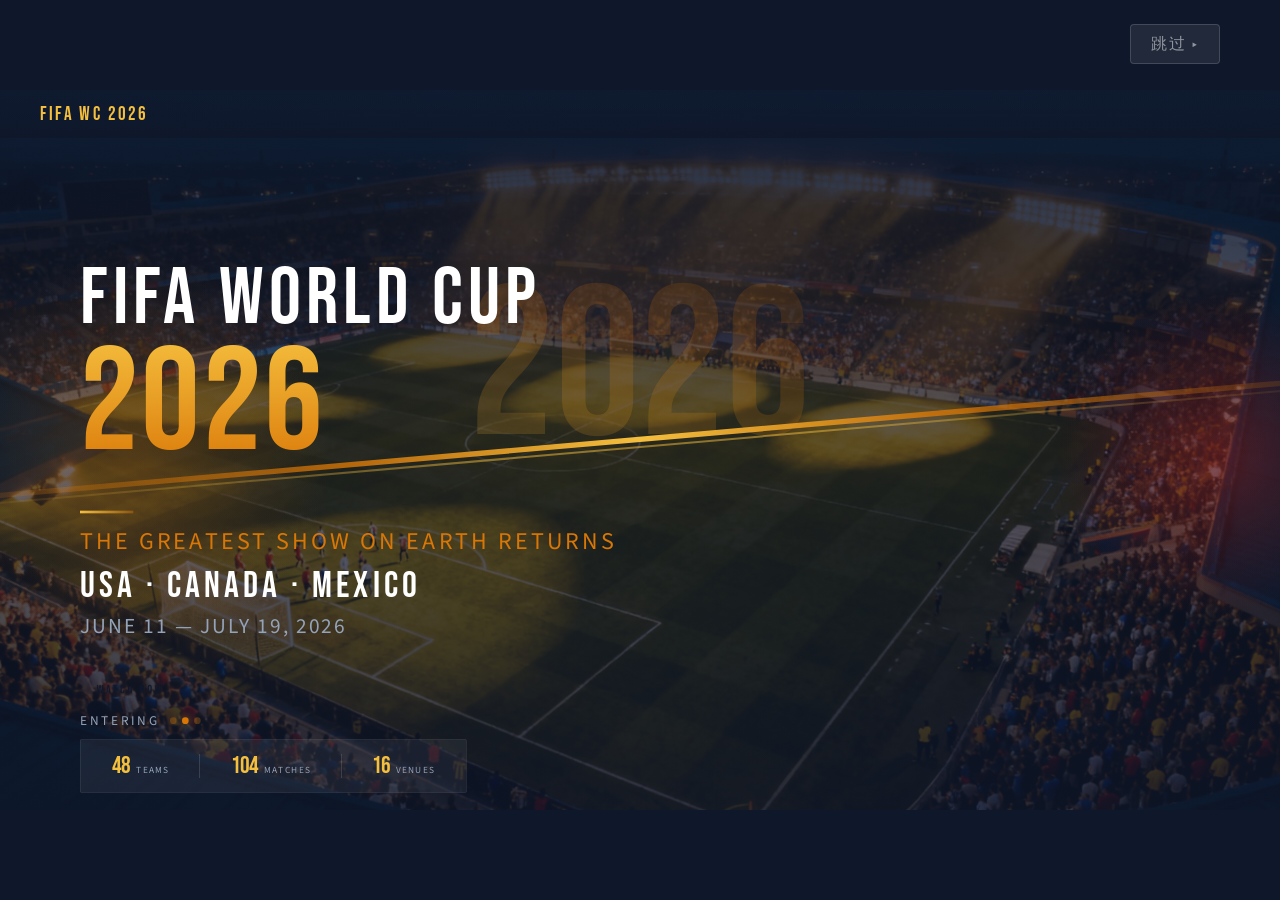
<file: index.html>
<!DOCTYPE html>
<html lang="zh-CN">
<head>
  <meta charset="UTF-8">
  <meta name="viewport" content="width=device-width, initial-scale=1.0">
  <title>FIFA World Cup 2026</title>
  <link rel="preconnect" href="https://fonts.googleapis.com">
  <link rel="preconnect" href="https://fonts.gstatic.com" crossorigin>
  <link href="https://fonts.googleapis.com/css2?family=Bebas+Neue&family=Source+Sans+3:wght@400;600&display=swap" rel="stylesheet">
  <style>
    :root {
      --navy: #0F172A;
      --gold-light: #F5BF3E;
      --gold: #D97706;
      --gold-dark: #A05103;
      --red: #C2261D;
      --gray: #94A3B8;
      --white: #FFFFFF;
    }

    * { margin: 0; padding: 0; box-sizing: border-box; }

    html, body {
      width: 100%; height: 100%;
      overflow: hidden;
      background: var(--navy);
      font-family: 'Source Sans 3', sans-serif;
    }

    /* ===== Stage & Scaling ===== */
    .stage {
      position: absolute;
      top: 0; left: 0;
      width: 1920px; height: 1080px;
      transform-origin: top left;
      overflow: hidden;
    }

    .hero {
      position: relative;
      width: 1920px; height: 1080px;
      background: var(--navy);
      overflow: hidden;
    }

    /* ===== Background Image ===== */
    .hero-bg {
      position: absolute; inset: 0;
      width: 1920px; height: 1080px;
    }
    .hero-bg img {
      width: 100%; height: 100%;
      object-fit: cover;
      display: block;
    }

    /* ===== Gradient Overlay ===== */
    .gradient-overlay {
      position: absolute; inset: 0;
      width: 1920px; height: 1080px;
      background: linear-gradient(to bottom,
        rgba(15,23,42,0.92) 0%,
        rgba(15,23,42,0.65) 50%,
        rgba(15,23,42,0.85) 100%
      );
      z-index: 1;
    }

    /* ===== Ambient Glows ===== */
    .glow-left {
      position: absolute;
      left: -100px; top: 240px;
      width: 600px; height: 600px;
      background: radial-gradient(circle, rgba(217,119,6,0.25) 0%, rgba(217,119,6,0) 70%);
      z-index: 1; pointer-events: none;
    }
    .glow-right {
      position: absolute;
      right: -160px; top: 300px;
      width: 500px; height: 500px;
      background: radial-gradient(circle, rgba(194,38,29,0.35) 0%, rgba(194,38,29,0) 70%);
      z-index: 1; pointer-events: none;
    }

    /* ===== Diagonal Accent Bands ===== */
    .band-primary {
      position: absolute;
      left: -140px; top: 520px;
      width: 2200px; height: 8px;
      background: linear-gradient(to right,
        rgba(217,119,6,0) 0%,
        rgba(217,119,6,0.8) 30%,
        rgba(245,191,62,1) 50%,
        rgba(217,119,6,0.8) 70%,
        rgba(217,119,6,0) 100%
      );
      transform: rotate(-5deg);
      z-index: 2; pointer-events: none;
    }
    .band-secondary {
      position: absolute;
      left: -140px; top: 534px;
      width: 2200px; height: 3px;
      background: linear-gradient(to right,
        rgba(217,119,6,0) 0%,
        rgba(245,191,62,0.5) 40%,
        rgba(245,191,62,0.5) 60%,
        rgba(217,119,6,0) 100%
      );
      transform: rotate(-5deg);
      z-index: 2; pointer-events: none;
    }

    /* ===== Watermark Year ===== */
    .watermark-year {
      position: absolute;
      left: 50%; top: 260px;
      transform: translateX(-50%);
      font-family: 'Bebas Neue', sans-serif;
      font-size: 320px; font-weight: 400;
      text-align: center; line-height: 1;
      background: linear-gradient(17deg, var(--gold-light) 0%, var(--gold) 60%, var(--gold-dark) 100%);
      -webkit-background-clip: text; background-clip: text;
      -webkit-text-fill-color: transparent;
      opacity: 0.18;
      z-index: 1; pointer-events: none; user-select: none;
    }

    /* ===== Main Content ===== */
    .content {
      position: absolute;
      left: 120px; top: 0;
      width: 1680px; height: 1080px;
      z-index: 5;
      display: flex; flex-direction: column; justify-content: center;
    }
    .main-title {
      font-family: 'Bebas Neue', sans-serif;
      font-size: 120px; font-weight: 400;
      color: var(--white);
      letter-spacing: 8px; line-height: 1;
      margin-bottom: -10px;
    }
    .year-bold {
      font-family: 'Bebas Neue', sans-serif;
      font-size: 220px; font-weight: 400;
      letter-spacing: 4px; line-height: 1;
      background: linear-gradient(to bottom, var(--gold-light) 0%, var(--gold) 100%);
      -webkit-background-clip: text; background-clip: text;
      -webkit-text-fill-color: transparent;
    }
    .accent-line {
      width: 80px; height: 4px;
      background: linear-gradient(to right, var(--gold-light) 0%, rgba(217,119,6,0.4) 100%);
      margin: 48px 0 16px 0;
    }
    .tagline {
      font-family: 'Source Sans 3', sans-serif;
      font-size: 36px; color: var(--gold);
      letter-spacing: 5px; font-weight: 400;
    }
    .host-info {
      font-family: 'Bebas Neue', sans-serif;
      font-size: 56px; color: var(--white);
      letter-spacing: 6px; margin-top: 8px;
    }
    .date-info {
      font-family: 'Source Sans 3', sans-serif;
      font-size: 32px; color: var(--gray);
      letter-spacing: 3px; margin-top: 4px;
    }

    /* ===== Loading / Countdown ===== */
    .countdown-overlay {
      position: absolute;
      left: 120px; bottom: 120px;
      z-index: 10;
      display: flex; align-items: center; gap: 16px;
    }
    .countdown-label {
      font-family: 'Source Sans 3', sans-serif;
      font-size: 20px; color: var(--gray);
      letter-spacing: 4px;
      animation: pulse-text 1s ease-in-out infinite;
    }
    @keyframes pulse-text {
      0%, 100% { opacity: 0.5; }
      50% { opacity: 1; }
    }
    .countdown-dots {
      display: flex; gap: 8px;
    }
    .countdown-dot {
      width: 10px; height: 10px;
      border-radius: 50%;
      background: var(--gold);
      opacity: 0.3;
      transition: opacity 0.3s ease;
    }
    .countdown-dot.active {
      opacity: 1;
      box-shadow: 0 0 12px rgba(245,191,62,0.6);
    }

    /* ===== Page Transition ===== */
    .fade-out {
      animation: fadeOut 0.8s ease forwards;
    }
    @keyframes fadeOut {
      0% { opacity: 1; transform: scale(1); }
      100% { opacity: 0; transform: scale(1.03); }
    }

    /* ===== Entry animation ===== */
    .hero {
      animation: fadeIn 0.6s ease;
    }
    @keyframes fadeIn {
      0% { opacity: 0; }
      100% { opacity: 1; }
    }

    /* ===== Nav Bar (simplified for splash) ===== */
    .nav-bar {
      position: absolute;
      top: 0; left: 0;
      width: 1920px; height: 72px;
      background: linear-gradient(to top, rgba(15,23,42,0.9) 0%, rgba(15,23,42,0) 100%);
      z-index: 10;
      display: flex; align-items: center;
      padding: 0 60px;
    }
    .nav-logo {
      font-family: 'Bebas Neue', sans-serif;
      font-size: 28px; color: var(--gold-light);
      letter-spacing: 4px;
    }

    .stats-strip {
      position: absolute;
      left: 120px; bottom: 26px;
      width: 580px; height: 80px;
      background: rgba(255,255,255,0.06);
      border: 1px solid rgba(255,255,255,0.1);
      border-radius: 2px;
      display: flex; align-items: center; justify-content: space-around;
      z-index: 5; padding: 0 24px;
    }
    .stat-item { display: flex; align-items: baseline; gap: 8px; }
    .stat-num { font-family: 'Bebas Neue', sans-serif; font-size: 36px; color: var(--gold-light); line-height: 1; }
    .stat-label { font-family: 'Source Sans 3', sans-serif; font-size: 14px; color: var(--gray); letter-spacing: 2px; }
    .stat-divider { width: 1px; height: 36px; background: rgba(255,255,255,0.2); }

    /* ===== Skip Button ===== */
    .skip-btn {
      position: absolute;
      right: 60px; top: 24px;
      z-index: 20;
      font-family: 'Source Sans 3', sans-serif;
      font-size: 16px; color: rgba(255,255,255,0.5);
      background: rgba(255,255,255,0.08);
      border: 1px solid rgba(255,255,255,0.15);
      border-radius: 4px;
      padding: 8px 20px;
      cursor: pointer;
      letter-spacing: 2px;
      transition: all 0.3s ease;
    }
    .skip-btn:hover {
      color: var(--white);
      background: rgba(255,255,255,0.15);
      border-color: rgba(255,255,255,0.3);
    }
  </style>
</head>
<body>

  <button class="skip-btn" onclick="goNow()">跳过 ▸</button>

  <div class="stage" id="stage">
    <div class="hero" id="hero">

      <!-- Background Image -->
      <div class="hero-bg">
        <img src="assets/2_2.png" alt="Stadium atmosphere">
      </div>

      <!-- Gradient Overlay -->
      <div class="gradient-overlay"></div>

      <!-- Ambient Glows -->
      <div class="glow-left"></div>
      <div class="glow-right"></div>

      <!-- Diagonal Accent Bands -->
      <div class="band-primary"></div>
      <div class="band-secondary"></div>

      <!-- Watermark Year -->
      <div class="watermark-year">2026</div>

      <!-- Nav Bar -->
      <nav class="nav-bar">
        <div class="nav-logo">FIFA WC 2026</div>
      </nav>

      <!-- Main Content -->
      <div class="content">
        <h1 class="main-title">FIFA WORLD CUP</h1>
        <div class="year-bold">2026</div>
        <div class="accent-line"></div>
        <p class="tagline">THE GREATEST SHOW ON EARTH RETURNS</p>
        <p class="host-info">USA · CANADA · MEXICO</p>
        <p class="date-info">JUNE 11 — JULY 19, 2026</p>
      </div>

      <!-- Countdown -->
      <div class="countdown-overlay">
        <span class="countdown-label">ENTERING</span>
        <div class="countdown-dots" id="countdownDots">
          <div class="countdown-dot"></div>
          <div class="countdown-dot"></div>
          <div class="countdown-dot"></div>
        </div>
      </div>

      <!-- Stats Strip -->
      <div class="stats-strip">
        <div class="stat-item">
          <span class="stat-num">48</span>
          <span class="stat-label">TEAMS</span>
        </div>
        <div class="stat-divider"></div>
        <div class="stat-item">
          <span class="stat-num">104</span>
          <span class="stat-label">MATCHES</span>
        </div>
        <div class="stat-divider"></div>
        <div class="stat-item">
          <span class="stat-num">16</span>
          <span class="stat-label">VENUES</span>
        </div>
      </div>

    </div>
  </div>

  <script>
    (function() {
      // --- Stage Scaling ---
      const stage = document.getElementById('stage');
      const DESIGN_W = 1920;
      const DESIGN_H = 1080;

      function resize() {
        const winW = window.innerWidth;
        const winH = window.innerHeight;
        const scale = Math.min(winW / DESIGN_W, winH / DESIGN_H);
        const offsetX = (winW - DESIGN_W * scale) / 2;
        const offsetY = (winH - DESIGN_H * scale) / 2;
        stage.style.transform = `translate(${offsetX}px, ${offsetY}px) scale(${scale})`;
      }
      resize();
      window.addEventListener('resize', resize);

      // --- Countdown ---
      const dots = document.querySelectorAll('.countdown-dot');
      const hero = document.getElementById('hero');
      let count = 0;
      const totalSeconds = 3;
      const intervalMs = (totalSeconds * 1000) / totalSeconds;

      function lightUpDot(index) {
        dots.forEach((d, i) => d.classList.toggle('active', i === index));
      }

      lightUpDot(0);

      const ticker = setInterval(() => {
        count++;
        if (count < totalSeconds) {
          lightUpDot(count);
        } else {
          clearInterval(ticker);
          // All dots lit — time to go
          goNow();
        }
      }, intervalMs);

      // --- Go → cover.html ---
      window.goNow = function() {
        clearInterval(ticker);
        hero.classList.add('fade-out');
        setTimeout(() => {
          window.location.href = 'cover.html';
        }, 800);
      };
    })();
  </script>
</body>
</html>
</file>
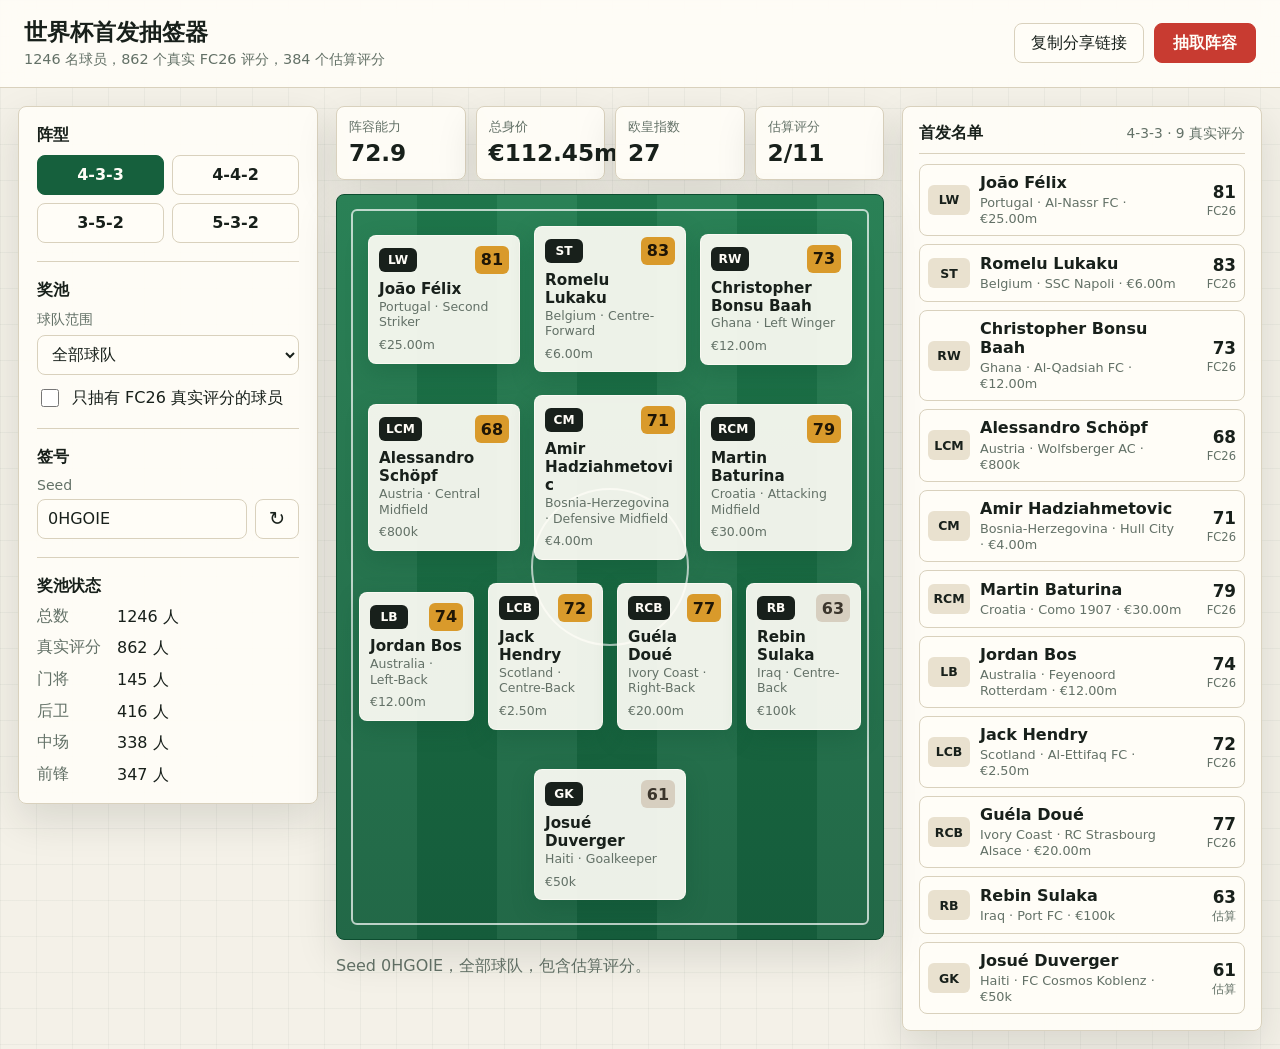
<file: app.html>
<!doctype html>
<html lang="zh-CN">
  <head>
    <meta charset="utf-8" />
    <meta name="viewport" content="width=device-width, initial-scale=1" />
    <title>世界杯首发抽签器</title>
    <link rel="stylesheet" href="./styles.css" />
  </head>
  <body>
    <header class="topbar">
      <div>
        <h1>世界杯首发抽签器</h1>
        <p id="dataSummary">正在载入球员数据</p>
      </div>
      <div class="top-actions">
        <button class="ghost-button" id="copyButton" type="button">复制分享链接</button>
        <button class="primary-button" id="drawButton" type="button">抽取阵容</button>
      </div>
    </header>

    <main class="app-shell">
      <aside class="control-panel" aria-label="抽签设置">
        <section>
          <h2>阵型</h2>
          <div class="segmented-control" id="formationButtons" role="group" aria-label="阵型"></div>
        </section>

        <section>
          <h2>奖池</h2>
          <label class="field-label" for="teamSelect">球队范围</label>
          <select id="teamSelect"></select>
          <label class="toggle-row">
            <input id="realRatingsOnly" type="checkbox" />
            <span>只抽有 FC26 真实评分的球员</span>
          </label>
        </section>

        <section>
          <h2>签号</h2>
          <label class="field-label" for="seedInput">Seed</label>
          <div class="seed-row">
            <input id="seedInput" autocomplete="off" spellcheck="false" />
            <button class="icon-button" id="seedButton" type="button" title="生成新签号" aria-label="生成新签号">↻</button>
          </div>
        </section>

        <section>
          <h2>奖池状态</h2>
          <dl class="rules-list" id="poolStats"></dl>
        </section>
      </aside>

      <section class="pitch-stage" aria-label="首发阵容">
        <div class="score-strip" aria-live="polite">
          <div>
            <span class="stat-label">阵容能力</span>
            <strong id="averageOverall">--</strong>
          </div>
          <div>
            <span class="stat-label">总身价</span>
            <strong id="totalValue">--</strong>
          </div>
          <div>
            <span class="stat-label">欧皇指数</span>
            <strong id="luckScore">--</strong>
          </div>
          <div>
            <span class="stat-label">估算评分</span>
            <strong id="estimatedCount">--</strong>
          </div>
        </div>

        <div class="pitch" id="pitch"></div>
        <p class="status-line" id="statusLine"></p>
      </section>

      <aside class="lineup-panel" aria-label="阵容明细">
        <div class="panel-header">
          <h2>首发名单</h2>
          <span id="lineupMeta">--</span>
        </div>
        <ol class="lineup-list" id="lineupList"></ol>
      </aside>
    </main>

    <script src="./data/players.js"></script>
    <script src="./app.js"></script>
  </body>
</html>
</file>
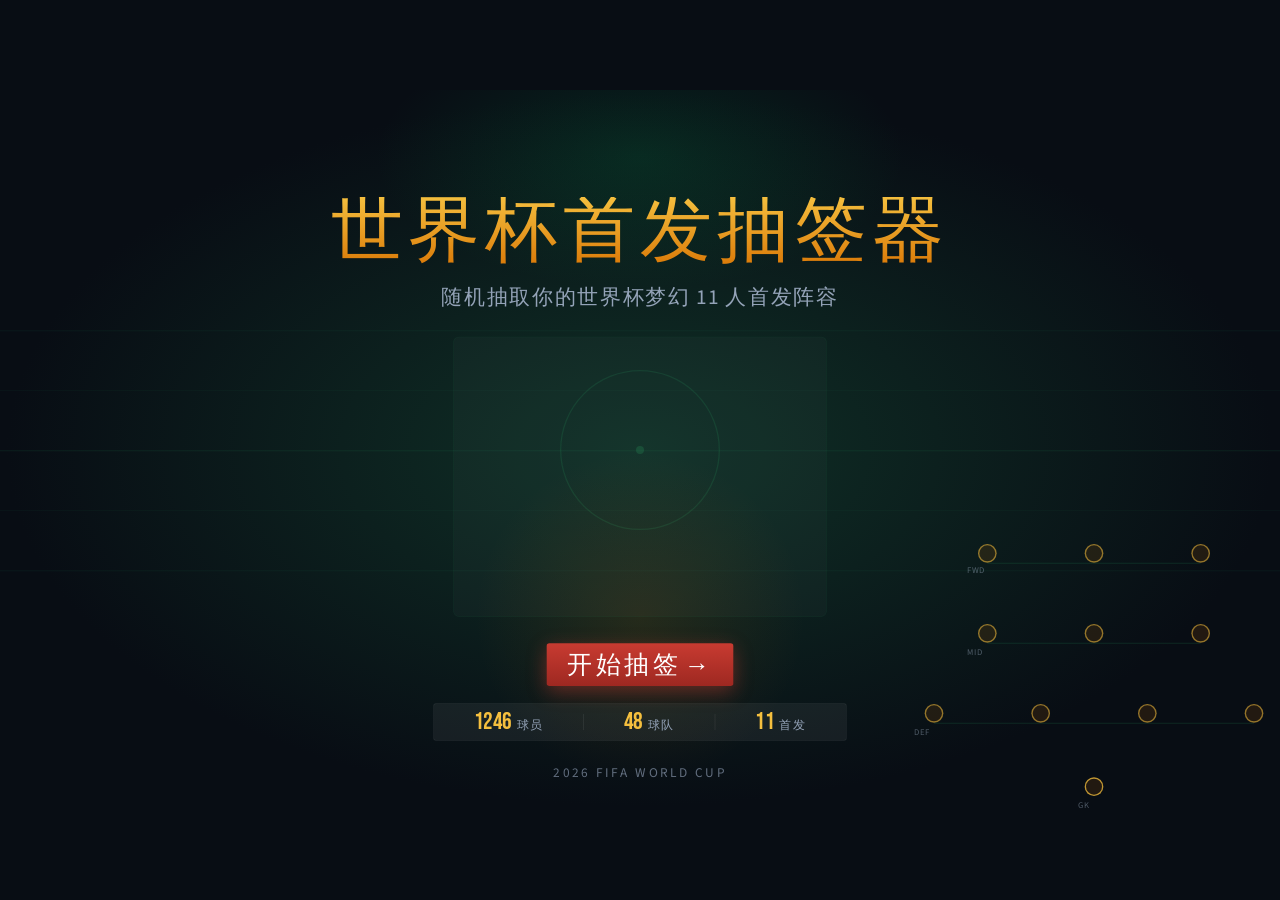
<file: cover.html>
<!DOCTYPE html>
<html lang="zh-CN">
<head>
  <meta charset="UTF-8">
  <meta name="viewport" content="width=device-width, initial-scale=1.0">
  <title>世界杯首发抽签器 · 2026 FIFA WORLD CUP</title>
  <link rel="preconnect" href="https://fonts.googleapis.com">
  <link rel="preconnect" href="https://fonts.gstatic.com" crossorigin>
  <link href="https://fonts.googleapis.com/css2?family=Bebas+Neue&family=Source+Sans+3:wght@400;600&display=swap" rel="stylesheet">
  <style>
    :root {
      --bg-deep: #080D14;
      --pitch-green: #1f7a4d;
      --pitch-line: rgba(31, 122, 77, 0.3);
      --gold-light: #F5BF3E;
      --gold: #D97706;
      --red: #C83B31;
      --red-dark: #9E2821;
      --gray: #94A3B8;
      --gray-dark: #616D7E;
      --white-06: rgba(255,255,255,0.06);
    }

    * { margin: 0; padding: 0; box-sizing: border-box; }

    html, body {
      width: 100%;
      height: 100%;
      overflow: hidden;
      background: var(--bg-deep);
      font-family: 'Source Sans 3', 'PingFang SC', 'Microsoft YaHei', sans-serif;
    }

    .stage {
      position: absolute;
      top: 0; left: 0;
      width: 1920px; height: 1080px;
      transform-origin: top left;
      overflow: hidden;
    }

    .cover {
      position: relative;
      width: 1920px; height: 1080px;
      background: var(--bg-deep);
      overflow: hidden;
    }

    /* ===== Pitch Background ===== */
    .pitch-bg {
      position: absolute; inset: 0;
      background: radial-gradient(
        ellipse at 50% 50%,
        rgba(31, 122, 77, 0.33) 0%,
        rgba(8, 13, 20, 0.95) 70%
      );
      z-index: 0;
    }

    /* Pitch stripes */
    .pitch-stripe { position: absolute; left: 0; width: 1920px; background: var(--pitch-line); z-index: 0; pointer-events: none; }
    .pitch-stripe:nth-child(2) { top: 360px; height: 2px; opacity: 0.25; }
    .pitch-stripe:nth-child(3) { top: 540px; height: 2px; opacity: 0.4; }
    .pitch-stripe:nth-child(4) { top: 720px; height: 2px; opacity: 0.25; }
    .pitch-stripe:nth-child(5) { top: 630px; height: 1px; opacity: 0.35; }
    .pitch-stripe:nth-child(6) { top: 450px; height: 1px; opacity: 0.35; }

    /* Center Circle */
    .center-circle {
      position: absolute;
      left: 840px; top: 420px;
      width: 240px; height: 240px;
      border: 2px solid rgba(31, 122, 77, 0.25);
      border-radius: 50%;
      z-index: 0; pointer-events: none;
    }
    .center-dot {
      position: absolute;
      left: 954px; top: 534px;
      width: 12px; height: 12px;
      background: rgba(31, 122, 77, 0.35);
      border-radius: 50%;
      z-index: 0; pointer-events: none;
    }

    /* Ambient Glows */
    .glow-green {
      position: absolute;
      left: 560px; top: -100px;
      width: 800px; height: 400px;
      background: radial-gradient(
        ellipse at center,
        rgba(5, 150, 80, 0.18) 0%,
        transparent 70%
      );
      z-index: 0; pointer-events: none;
    }
    .glow-gold {
      position: absolute;
      left: 710px; top: 540px;
      width: 500px; height: 500px;
      background: radial-gradient(
        ellipse at center,
        rgba(217, 119, 6, 0.12) 0%,
        transparent 70%
      );
      z-index: 0; pointer-events: none;
    }

    /* ===== Title ===== */
    .hero-title {
      position: absolute;
      left: 50%; top: 160px;
      transform: translateX(-50%);
      font-family: 'Bebas Neue', 'PingFang SC', 'Microsoft YaHei', sans-serif;
      font-size: 108px;
      font-weight: 400;
      letter-spacing: 8px;
      text-align: center;
      line-height: 1;
      background: linear-gradient(to bottom, var(--gold-light) 0%, var(--gold) 100%);
      -webkit-background-clip: text;
      background-clip: text;
      -webkit-text-fill-color: transparent;
      z-index: 2;
      white-space: nowrap;
    }

    .hero-subtitle {
      position: absolute;
      left: 50%; top: 288px;
      transform: translateX(-50%);
      font-size: 32px;
      color: var(--gray);
      letter-spacing: 2px;
      text-align: center;
      z-index: 2;
      white-space: nowrap;
    }

    /* ===== Formation Zone ===== */
    .formation-zone {
      position: absolute;
      left: 680px; top: 370px;
      width: 560px; height: 420px;
      border: 1px solid rgba(31, 122, 77, 0.12);
      border-radius: 8px;
      background: rgba(255,255,255,0.025);
      z-index: 2;
    }

    /* Connected lines */
    .form-line {
      position: absolute;
      height: 2px;
      background: rgba(31, 122, 77, 0.18);
      z-index: 2; pointer-events: none;
    }
    .form-line.def  { left: 720px; top: 578px; width: 480px; }
    .form-line.mid  { left: 800px; top: 458px; width: 320px; }
    .form-line.fwd  { left: 800px; top: 338px; width: 320px; }

    /* Player dots */
    .player-dot {
      position: absolute;
      width: 28px; height: 28px;
      border-radius: 50%;
      border: 2px solid rgba(245, 191, 62, 0.55);
      background: rgba(217, 119, 6, 0.12);
      z-index: 3; pointer-events: none;
      transition: all 0.3s ease;
    }
    .player-dot.gk  { left: 946px; top: 660px; border-color: rgba(245,191,62,0.75); }
    .player-dot.d1  { left: 706px; top: 550px; }
    .player-dot.d2  { left: 866px; top: 550px; }
    .player-dot.d3  { left: 1026px; top: 550px; }
    .player-dot.d4  { left: 1186px; top: 550px; }
    .player-dot.m1  { left: 786px; top: 430px; }
    .player-dot.m2  { left: 946px; top: 430px; }
    .player-dot.m3  { left: 1106px; top: 430px; }
    .player-dot.f1  { left: 786px; top: 310px; }
    .player-dot.f2  { left: 946px; top: 310px; }
    .player-dot.f3  { left: 1106px; top: 310px; }

    /* Position Labels */
    .pos-label {
      position: absolute;
      font-family: 'Source Sans 3', 'PingFang SC', 'Microsoft YaHei', sans-serif;
      font-size: 13px;
      color: rgba(148, 163, 184, 0.5);
      letter-spacing: 1px;
      text-transform: uppercase;
      z-index: 2; pointer-events: none;
    }
    .pos-label.gk  { left: 936px; top: 693px; }
    .pos-label.def { left: 690px; top: 583px; }
    .pos-label.mid { left: 770px; top: 463px; }
    .pos-label.fwd { left: 770px; top: 340px; }

    /* ===== CTA Button ===== */
    .cta-wrapper {
      position: absolute;
      left: 820px; top: 830px;
      z-index: 5;
    }
    .cta-button {
      display: flex;
      align-items: center;
      justify-content: center;
      width: 280px; height: 64px;
      background: linear-gradient(to bottom, var(--red) 0%, var(--red-dark) 100%);
      border: none;
      border-radius: 4px;
      box-shadow: 0 8px 28px rgba(200, 59, 49, 0.45);
      cursor: pointer;
      text-decoration: none;
      transition: all 0.3s ease;
      animation: pulse-shadow 2s ease-in-out infinite;
    }
    .cta-button:hover {
      transform: translateY(-2px);
      box-shadow: 0 12px 36px rgba(200, 59, 49, 0.6);
    }
    .cta-button span {
      font-family: 'Bebas Neue', 'PingFang SC', 'Microsoft YaHei', sans-serif;
      font-size: 38px;
      color: #fff;
      letter-spacing: 5px;
    }
    .cta-arrow {
      color: #fff;
      font-size: 24px;
      margin-left: 4px;
      margin-top: 4px;
    }

    @keyframes pulse-shadow {
      0%, 100% { box-shadow: 0 8px 28px rgba(200, 59, 49, 0.45); }
      50% { box-shadow: 0 8px 38px rgba(200, 59, 49, 0.65); }
    }

    /* ===== Stats Strip ===== */
    .stats-strip {
      position: absolute;
      left: 650px; top: 920px;
      width: 620px; height: 56px;
      background: var(--white-06);
      border: 1px solid rgba(255,255,255,0.06);
      border-radius: 4px;
      display: flex;
      align-items: center;
      justify-content: space-evenly;
      z-index: 3;
    }
    .stat-group {
      display: flex;
      align-items: baseline;
      gap: 8px;
    }
    .stat-num {
      font-family: 'Bebas Neue', sans-serif;
      font-size: 36px;
      color: var(--gold-light);
      line-height: 1;
    }
    .stat-label {
      font-size: 18px;
      color: var(--gray);
      letter-spacing: 2px;
    }
    .stat-divider {
      width: 1px; height: 24px;
      background: rgba(255,255,255,0.1);
    }

    /* ===== Footer ===== */
    .cover-footer {
      position: absolute;
      left: 50%; bottom: 42px;
      transform: translateX(-50%);
      font-size: 20px;
      color: var(--gray-dark);
      letter-spacing: 4px;
      text-align: center;
      z-index: 2;
    }

    /* ===== Scaling JS ===== */
  </style>
</head>
<body>
  <div class="stage" id="stage">
    <div class="cover">

      <!-- Background -->
      <div class="pitch-bg"></div>
      <div class="pitch-stripe"></div>
      <div class="pitch-stripe"></div>
      <div class="pitch-stripe"></div>
      <div class="pitch-stripe"></div>
      <div class="pitch-stripe"></div>
      <div class="center-circle"></div>
      <div class="center-dot"></div>
      <div class="glow-green"></div>
      <div class="glow-gold"></div>

      <!-- Title -->
      <h1 class="hero-title">世界杯首发抽签器</h1>
      <p class="hero-subtitle">随机抽取你的世界杯梦幻 11 人首发阵容</p>

      <!-- Formation Visualization -->
      <div class="formation-zone">
        <div class="form-line def"></div>
        <div class="form-line mid"></div>
        <div class="form-line fwd"></div>
        <div class="player-dot gk"></div>
        <div class="player-dot d1"></div>
        <div class="player-dot d2"></div>
        <div class="player-dot d3"></div>
        <div class="player-dot d4"></div>
        <div class="player-dot m1"></div>
        <div class="player-dot m2"></div>
        <div class="player-dot m3"></div>
        <div class="player-dot f1"></div>
        <div class="player-dot f2"></div>
        <div class="player-dot f3"></div>
        <span class="pos-label gk">GK</span>
        <span class="pos-label def">DEF</span>
        <span class="pos-label mid">MID</span>
        <span class="pos-label fwd">FWD</span>
      </div>

      <!-- CTA Button -->
      <div class="cta-wrapper">
        <a href="./app.html" class="cta-button">
          <span>开始抽签</span>
          <span class="cta-arrow">→</span>
        </a>
      </div>

      <!-- Stats Strip -->
      <div class="stats-strip">
        <div class="stat-group">
          <span class="stat-num">1246</span>
          <span class="stat-label">球员</span>
        </div>
        <div class="stat-divider"></div>
        <div class="stat-group">
          <span class="stat-num">48</span>
          <span class="stat-label">球队</span>
        </div>
        <div class="stat-divider"></div>
        <div class="stat-group">
          <span class="stat-num">11</span>
          <span class="stat-label">首发</span>
        </div>
      </div>

      <!-- Footer -->
      <div class="cover-footer">2026 FIFA WORLD CUP</div>

    </div>
  </div>

  <script>
    (function() {
      const stage = document.getElementById('stage');
      const DW = 1920, DH = 1080;

      function resize() {
        const ww = window.innerWidth, wh = window.innerHeight;
        const s = Math.min(ww / DW, wh / DH);
        const ox = (ww - DW * s) / 2, oy = (wh - DH * s) / 2;
        stage.style.transform = `translate(${ox}px, ${oy}px) scale(${s})`;
      }

      resize();
      window.addEventListener('resize', resize);
    })();
  </script>
</body>
</html>
</file>
<file: styles.css>
:root {
  color-scheme: light;
  --page: #f4f1e8;
  --ink: #18201b;
  --muted: #637167;
  --line: #d9d1bd;
  --panel: #fffdf7;
  --pitch: #1f7a4d;
  --pitch-dark: #16603d;
  --pitch-line: rgba(255, 255, 255, 0.7);
  --accent: #c83b31;
  --accent-dark: #9e2821;
  --gold: #d99a2b;
  --shadow: 0 16px 40px rgba(31, 42, 32, 0.13);
}

* {
  box-sizing: border-box;
}

html {
  min-height: 100%;
}

body {
  min-height: 100vh;
  margin: 0;
  overflow-x: hidden;
  font-family:
    "Inter",
    "Microsoft YaHei",
    "PingFang SC",
    system-ui,
    sans-serif;
  font-size: 16px;
  letter-spacing: 0;
  color: var(--ink);
  background:
    linear-gradient(90deg, rgba(24, 32, 27, 0.04) 1px, transparent 1px),
    linear-gradient(180deg, rgba(24, 32, 27, 0.04) 1px, transparent 1px),
    var(--page);
  background-size: 36px 36px;
}

button,
input,
select {
  font: inherit;
}

button {
  cursor: pointer;
}

.topbar {
  display: flex;
  align-items: center;
  justify-content: space-between;
  gap: 24px;
  max-width: 100vw;
  padding: 18px 24px;
  border-bottom: 1px solid var(--line);
  background: rgba(255, 253, 247, 0.88);
  backdrop-filter: blur(10px);
  position: sticky;
  top: 0;
  z-index: 10;
}

.topbar > div {
  min-width: 0;
}

.topbar h1 {
  margin: 0;
  font-size: 1.45rem;
  line-height: 1.2;
}

.topbar p {
  margin: 4px 0 0;
  color: var(--muted);
  font-size: 0.9rem;
}

.top-actions {
  display: flex;
  gap: 10px;
  flex-wrap: wrap;
  justify-content: flex-end;
}

.primary-button,
.ghost-button,
.icon-button,
.formation-button {
  min-height: 40px;
  border-radius: 8px;
  border: 1px solid transparent;
  transition:
    background 160ms ease,
    border-color 160ms ease,
    color 160ms ease,
    transform 160ms ease;
}

.primary-button {
  padding: 0 18px;
  color: #fffdf7;
  background: var(--accent);
  border-color: var(--accent);
  font-weight: 700;
}

.primary-button:hover {
  background: var(--accent-dark);
  border-color: var(--accent-dark);
}

.ghost-button {
  padding: 0 16px;
  color: var(--ink);
  background: #fffdf7;
  border-color: var(--line);
}

.ghost-button:hover,
.icon-button:hover,
.formation-button:hover {
  border-color: #b9ab8d;
}

.icon-button {
  width: 44px;
  flex: 0 0 44px;
  color: var(--ink);
  background: #fffdf7;
  border-color: var(--line);
  font-size: 1.2rem;
}

.app-shell {
  display: grid;
  grid-template-columns: minmax(250px, 300px) minmax(420px, 1fr) minmax(280px, 360px);
  gap: 18px;
  padding: 18px;
  align-items: start;
}

.control-panel,
.lineup-panel {
  min-width: 0;
  max-width: 100%;
  background: rgba(255, 253, 247, 0.94);
  border: 1px solid var(--line);
  border-radius: 8px;
  box-shadow: var(--shadow);
}

.control-panel {
  display: grid;
  gap: 18px;
  padding: 18px;
}

.control-panel section + section {
  border-top: 1px solid var(--line);
  padding-top: 18px;
}

.control-panel h2,
.lineup-panel h2 {
  margin: 0 0 10px;
  font-size: 1rem;
  line-height: 1.25;
}

.segmented-control {
  display: grid;
  grid-template-columns: repeat(2, minmax(0, 1fr));
  gap: 8px;
}

.formation-button {
  padding: 0 10px;
  color: var(--ink);
  background: #fffdf7;
  border-color: var(--line);
  font-weight: 700;
}

.formation-button.is-active {
  color: #fffdf7;
  background: var(--pitch-dark);
  border-color: var(--pitch-dark);
}

.field-label {
  display: block;
  margin-bottom: 6px;
  color: var(--muted);
  font-size: 0.88rem;
}

select,
input {
  width: 100%;
  min-height: 40px;
  border: 1px solid var(--line);
  border-radius: 8px;
  background: #fffdf7;
  color: var(--ink);
  padding: 0 10px;
}

select:focus,
input:focus,
button:focus-visible {
  outline: 3px solid rgba(200, 59, 49, 0.25);
  outline-offset: 2px;
}

.toggle-row {
  display: flex;
  align-items: flex-start;
  gap: 10px;
  margin-top: 12px;
  color: var(--ink);
  line-height: 1.35;
}

.toggle-row input {
  width: 18px;
  min-height: 18px;
  margin-top: 2px;
  accent-color: var(--accent);
}

.seed-row {
  display: grid;
  grid-template-columns: minmax(0, 1fr) 44px;
  gap: 8px;
}

.seed-row input {
  min-width: 0;
}

.hint {
  margin: 8px 0 0;
  color: var(--muted);
  font-size: 0.86rem;
  line-height: 1.5;
}

.rules-list {
  display: grid;
  gap: 10px;
  margin: 0;
}

.rules-list div {
  display: grid;
  grid-template-columns: 72px 1fr;
  gap: 8px;
}

.rules-list dt {
  color: var(--muted);
}

.rules-list dd {
  margin: 0;
  line-height: 1.35;
}

.pitch-stage {
  display: grid;
  gap: 14px;
  min-width: 0;
}

.score-strip {
  display: grid;
  grid-template-columns: repeat(4, minmax(0, 1fr));
  gap: 10px;
}

.score-strip > div {
  min-height: 74px;
  padding: 12px;
  border: 1px solid var(--line);
  border-radius: 8px;
  background: rgba(255, 253, 247, 0.94);
  box-shadow: var(--shadow);
}

.stat-label {
  display: block;
  color: var(--muted);
  font-size: 0.82rem;
  line-height: 1.2;
}

.score-strip strong {
  display: block;
  margin-top: 5px;
  font-size: 1.45rem;
  line-height: 1.1;
}

.pitch {
  position: relative;
  display: grid;
  grid-template-rows: repeat(4, minmax(120px, 1fr));
  gap: 14px;
  min-height: 700px;
  overflow: hidden;
  padding: 22px;
  border-radius: 8px;
  border: 1px solid #0d4d30;
  background:
    linear-gradient(90deg, rgba(255, 255, 255, 0.05) 50%, rgba(0, 0, 0, 0.04) 50%),
    linear-gradient(180deg, var(--pitch), var(--pitch-dark));
  background-size: 160px 100%, 100% 100%;
  box-shadow: var(--shadow);
}

.pitch::before {
  content: "";
  position: absolute;
  inset: 14px;
  border: 2px solid var(--pitch-line);
  border-radius: 6px;
  pointer-events: none;
}

.pitch::after {
  content: "";
  position: absolute;
  left: 50%;
  top: 50%;
  width: 154px;
  height: 154px;
  border: 2px solid var(--pitch-line);
  border-radius: 999px;
  transform: translate(-50%, -50%);
  pointer-events: none;
}

.pitch-row {
  position: relative;
  z-index: 1;
  display: flex;
  justify-content: center;
  align-items: center;
  gap: 14px;
}

.player-tile {
  display: grid;
  grid-template-rows: auto 1fr auto;
  gap: 7px;
  flex: 1 1 118px;
  width: min(152px, 100%);
  max-width: 152px;
  min-width: 0;
  min-height: 116px;
  padding: 10px;
  border-radius: 8px;
  border: 1px solid rgba(255, 253, 247, 0.7);
  background: rgba(255, 253, 247, 0.92);
  color: var(--ink);
  box-shadow: 0 8px 22px rgba(13, 77, 48, 0.25);
}

.tile-top {
  display: flex;
  align-items: center;
  justify-content: space-between;
  gap: 8px;
  min-height: 28px;
}

.slot-label {
  display: inline-flex;
  align-items: center;
  justify-content: center;
  min-width: 38px;
  height: 24px;
  padding: 0 7px;
  border-radius: 6px;
  background: var(--ink);
  color: #fffdf7;
  font-size: 0.76rem;
  font-weight: 800;
}

.overall-badge {
  display: inline-flex;
  align-items: center;
  justify-content: center;
  min-width: 34px;
  height: 28px;
  border-radius: 6px;
  background: var(--gold);
  color: #1f1606;
  font-weight: 900;
}

.overall-badge.is-estimated {
  background: #d7cfc0;
  color: #3b352c;
}

.player-name {
  margin: 0;
  font-size: 0.95rem;
  line-height: 1.18;
  font-weight: 800;
  overflow-wrap: anywhere;
}

.player-meta,
.player-value {
  margin: 0;
  color: var(--muted);
  font-size: 0.78rem;
  line-height: 1.25;
  overflow-wrap: anywhere;
}

.lineup-panel {
  padding: 16px;
  min-width: 0;
}

.panel-header {
  display: flex;
  align-items: baseline;
  justify-content: space-between;
  gap: 10px;
  border-bottom: 1px solid var(--line);
  padding-bottom: 10px;
  margin-bottom: 10px;
}

.panel-header h2 {
  margin: 0;
}

.panel-header span {
  color: var(--muted);
  font-size: 0.86rem;
}

.lineup-list {
  display: grid;
  gap: 8px;
  margin: 0;
  padding: 0;
  list-style: none;
}

.lineup-list li {
  display: grid;
  grid-template-columns: 42px 1fr auto;
  align-items: center;
  gap: 10px;
  min-height: 58px;
  padding: 8px;
  border: 1px solid var(--line);
  border-radius: 8px;
  background: #fffdf7;
}

.mini-position {
  display: inline-flex;
  align-items: center;
  justify-content: center;
  height: 30px;
  border-radius: 6px;
  background: #e9e1cf;
  font-weight: 800;
  font-size: 0.78rem;
}

.list-name {
  margin: 0;
  font-weight: 800;
  line-height: 1.2;
  overflow-wrap: anywhere;
}

.list-meta {
  margin: 3px 0 0;
  color: var(--muted);
  font-size: 0.8rem;
  line-height: 1.25;
  overflow-wrap: anywhere;
}

.list-rating {
  display: grid;
  justify-items: end;
  gap: 2px;
  min-width: 44px;
}

.list-rating strong {
  font-size: 1.05rem;
}

.list-rating span {
  color: var(--muted);
  font-size: 0.72rem;
}

.status-line {
  min-height: 22px;
  margin: 0;
  color: var(--muted);
  line-height: 1.45;
}

.status-line.is-error {
  color: var(--accent-dark);
  font-weight: 700;
}

@media (max-width: 1180px) {
  .app-shell {
    grid-template-columns: 290px minmax(420px, 1fr);
  }

  .lineup-panel {
    grid-column: 1 / -1;
  }
}

@media (max-width: 820px) {
  .topbar {
    position: static;
    align-items: stretch;
    flex-direction: column;
    padding: 16px;
  }

  .top-actions {
    width: 100%;
    justify-content: stretch;
  }

  .top-actions button {
    min-width: 0;
    flex: 1 1 160px;
  }

  .app-shell {
    grid-template-columns: minmax(0, 1fr);
    width: 100%;
    max-width: 100vw;
    overflow: hidden;
    padding: 12px;
  }

  .score-strip {
    grid-template-columns: repeat(2, minmax(0, 1fr));
  }

  .pitch {
    min-height: 620px;
    padding: 16px 10px;
    gap: 10px;
  }

  .pitch-row {
    flex-wrap: wrap;
    gap: 8px;
  }

  .player-tile {
    flex-basis: 96px;
    min-height: 106px;
    padding: 8px;
  }

  .player-name {
    font-size: 0.84rem;
  }

  .player-meta,
  .player-value {
    font-size: 0.72rem;
  }
}

@media (max-width: 520px) {
  body {
    font-size: 15px;
  }

  .top-actions {
    display: grid;
    grid-template-columns: minmax(0, 1fr);
    gap: 8px;
  }

  .top-actions button {
    width: 100%;
    flex: 0 1 auto;
  }

  .control-panel,
  .lineup-panel,
  .pitch-stage {
    width: calc(100vw - 24px);
    max-width: calc(100vw - 24px);
  }

  .segmented-control,
  .score-strip {
    grid-template-columns: 1fr;
  }

  .pitch {
    min-height: 760px;
  }

  .pitch-row {
    align-items: stretch;
  }

  .player-tile {
    width: 100%;
    min-width: 0;
  }

  .slot-label {
    min-width: 32px;
    padding: 0 5px;
  }

  .overall-badge {
    min-width: 30px;
  }
}
</file>
